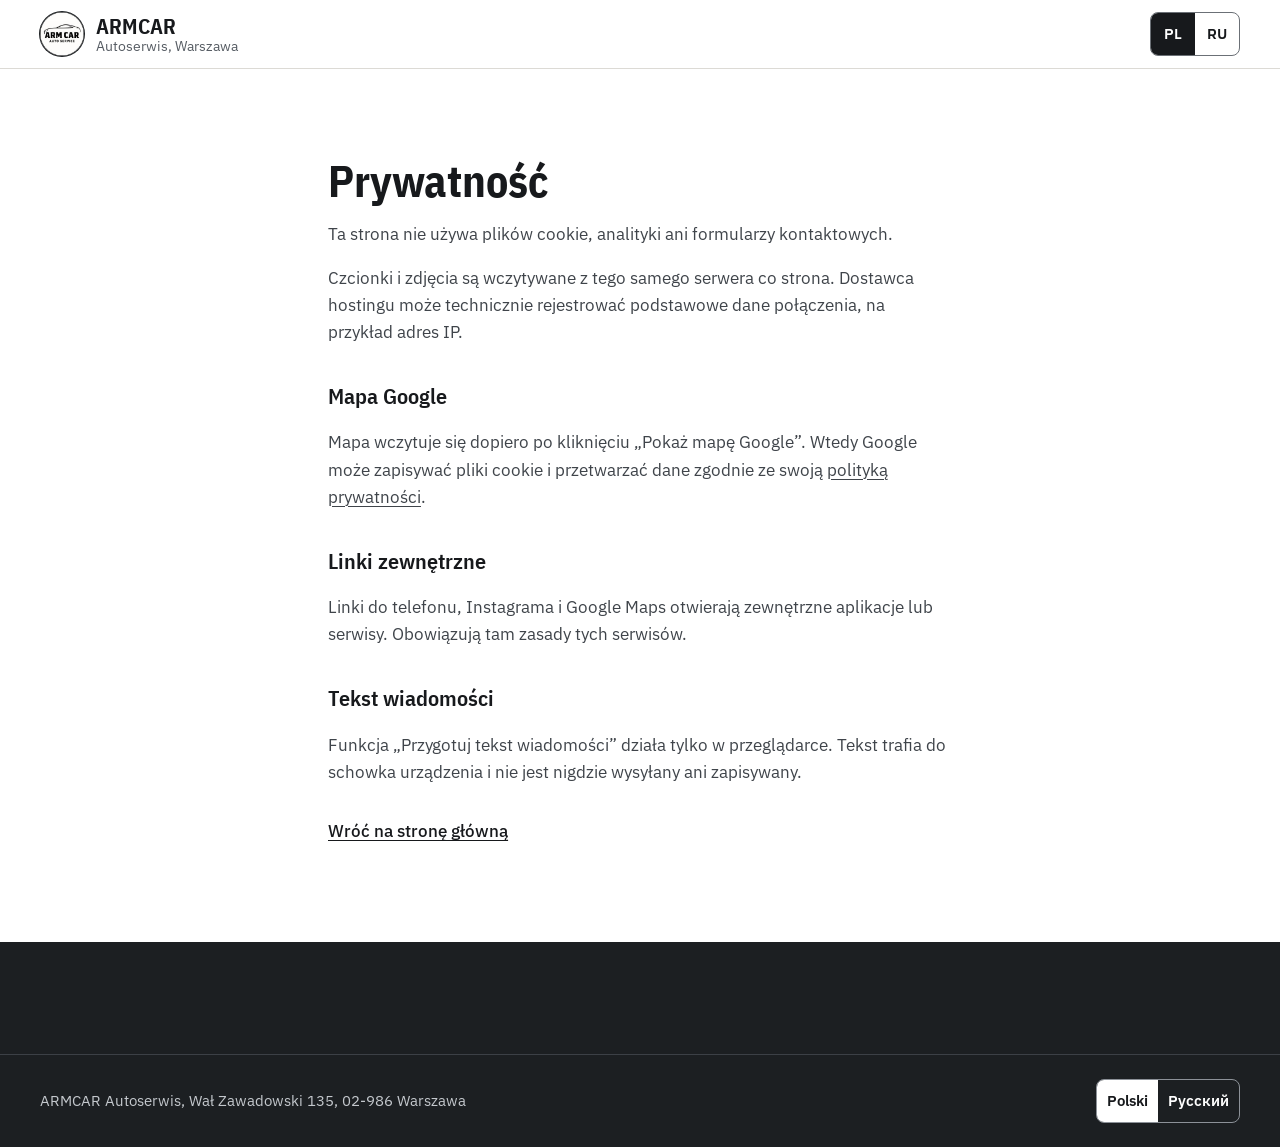
<file: prywatnosc.html>
<!doctype html>
<html lang="pl">
<head>
  <meta charset="utf-8">
  <meta name="viewport" content="width=device-width, initial-scale=1, viewport-fit=cover">
  <meta name="robots" content="noindex, follow">
  <title>Prywatność | ARMCAR Autoserwis</title>
  <meta name="description" content="Jak strona ARMCAR Autoserwis obchodzi się z danymi: bez plików cookie, analityki i formularzy.">
  <link rel="canonical" href="https://mrabets.github.io/armcar-autoserwis/prywatnosc.html">
  <link rel="alternate" hreflang="pl" href="https://mrabets.github.io/armcar-autoserwis/prywatnosc.html">
  <link rel="alternate" hreflang="ru" href="https://mrabets.github.io/armcar-autoserwis/ru/privacy.html">
  <link rel="alternate" hreflang="x-default" href="https://mrabets.github.io/armcar-autoserwis/prywatnosc.html">
  <meta property="og:url" content="https://mrabets.github.io/armcar-autoserwis/prywatnosc.html">
  <meta name="theme-color" content="#1c1f22">
  <link rel="icon" href="assets/img/logo.jpg" type="image/jpeg">
  <link rel="stylesheet" href="assets/css/fonts.css">
  <link rel="stylesheet" href="assets/css/styles.css">
</head>
<body>
  <a class="skip-link" href="#main">Przejdź do treści</a>

  <header class="site-header">
    <div class="container site-header__inner">
      <a class="brand" href="index.html" aria-label="ARMCAR Autoserwis, strona główna">
        <img class="brand__logo" src="assets/img/logo.jpg" width="150" height="150" alt="">
        <span class="brand__text">
          <span class="brand__name">ARMCAR</span>
          <span class="brand__sub">Autoserwis, Warszawa</span>
        </span>
      </a>
      <div class="site-header__actions">
        <div class="lang" role="group" aria-label="Język strony">
          <a href="prywatnosc.html" lang="pl" aria-current="page">PL</a>
          <a href="ru/privacy.html" lang="ru" hreflang="ru">RU</a>
        </div>
      </div>
    </div>
  </header>

  <main id="main" class="page">
    <div class="container prose">
      <h1>Prywatność</h1>
      <p>Ta strona nie używa plików cookie, analityki ani formularzy kontaktowych.</p>
      <p>Czcionki i zdjęcia są wczytywane z tego samego serwera co strona. Dostawca hostingu może technicznie rejestrować podstawowe dane połączenia, na przykład adres IP.</p>

      <h2>Mapa Google</h2>
      <p>Mapa wczytuje się dopiero po kliknięciu „Pokaż mapę Google”. Wtedy Google może zapisywać pliki cookie i przetwarzać dane zgodnie ze swoją <a href="https://policies.google.com/privacy?hl=pl" target="_blank" rel="noopener">polityką prywatności</a>.</p>

      <h2>Linki zewnętrzne</h2>
      <p>Linki do telefonu, Instagrama i Google Maps otwierają zewnętrzne aplikacje lub serwisy. Obowiązują tam zasady tych serwisów.</p>

      <h2>Tekst wiadomości</h2>
      <p>Funkcja „Przygotuj tekst wiadomości” działa tylko w przeglądarce. Tekst trafia do schowka urządzenia i nie jest nigdzie wysyłany ani zapisywany.</p>

      <a class="text-link" href="index.html">Wróć na stronę główną</a>
    </div>
  </main>

  <footer class="site-footer is-dark">
    <div class="container site-footer__bottom">
      <p>ARMCAR Autoserwis, Wał Zawadowski 135, 02-986 Warszawa</p>
      <div class="lang lang--dark" role="group" aria-label="Język strony">
        <a href="prywatnosc.html" lang="pl" aria-current="page">Polski</a>
        <a href="ru/privacy.html" lang="ru" hreflang="ru">Русский</a>
      </div>
    </div>
  </footer>
</body>
</html>
</file>
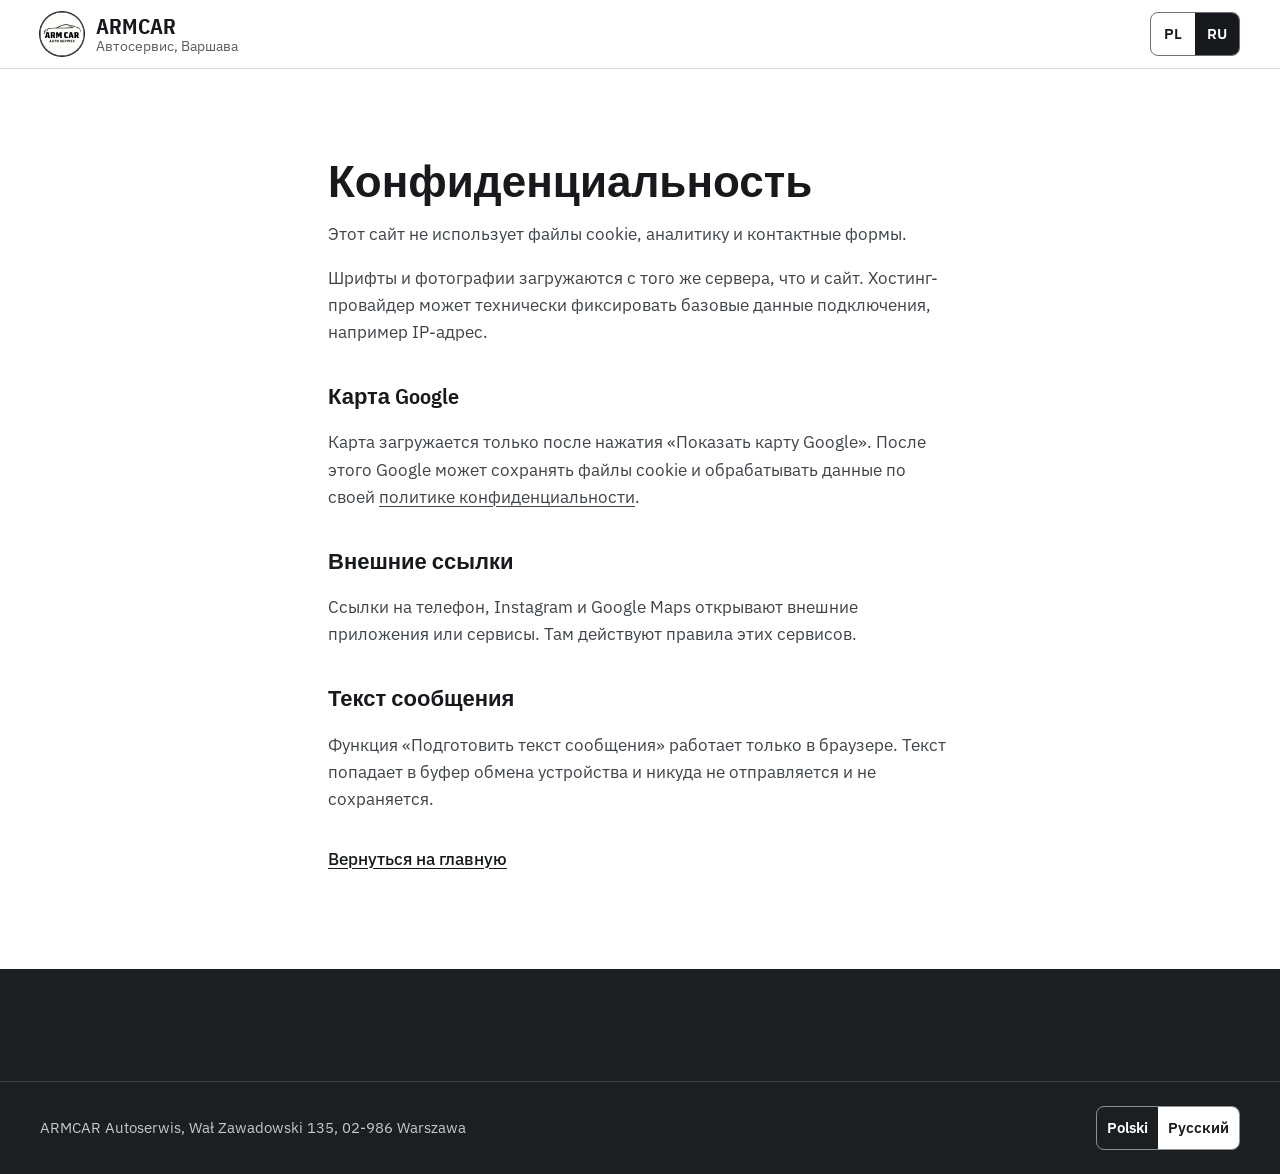
<file: ru/privacy.html>
<!doctype html>
<html lang="ru">
<head>
  <meta charset="utf-8">
  <meta name="viewport" content="width=device-width, initial-scale=1, viewport-fit=cover">
  <meta name="robots" content="noindex, follow">
  <title>Конфиденциальность | ARMCAR Autoserwis</title>
  <meta name="description" content="Как сайт ARMCAR Autoserwis работает с данными: без файлов cookie, аналитики и форм.">
  <link rel="canonical" href="https://mrabets.github.io/armcar-autoserwis/ru/privacy.html">
  <link rel="alternate" hreflang="pl" href="https://mrabets.github.io/armcar-autoserwis/prywatnosc.html">
  <link rel="alternate" hreflang="ru" href="https://mrabets.github.io/armcar-autoserwis/ru/privacy.html">
  <link rel="alternate" hreflang="x-default" href="https://mrabets.github.io/armcar-autoserwis/prywatnosc.html">
  <meta property="og:url" content="https://mrabets.github.io/armcar-autoserwis/ru/privacy.html">
  <meta name="theme-color" content="#1c1f22">
  <link rel="icon" href="../assets/img/logo.jpg" type="image/jpeg">
  <link rel="stylesheet" href="../assets/css/fonts.css">
  <link rel="stylesheet" href="../assets/css/styles.css">
</head>
<body>
  <a class="skip-link" href="#main">Перейти к содержанию</a>

  <header class="site-header">
    <div class="container site-header__inner">
      <a class="brand" href="index.html" aria-label="ARMCAR Autoserwis, главная страница">
        <img class="brand__logo" src="../assets/img/logo.jpg" width="150" height="150" alt="">
        <span class="brand__text">
          <span class="brand__name">ARMCAR</span>
          <span class="brand__sub">Автосервис, Варшава</span>
        </span>
      </a>
      <div class="site-header__actions">
        <div class="lang" role="group" aria-label="Язык сайта">
          <a href="../prywatnosc.html" lang="pl" hreflang="pl">PL</a>
          <a href="privacy.html" lang="ru" aria-current="page">RU</a>
        </div>
      </div>
    </div>
  </header>

  <main id="main" class="page">
    <div class="container prose">
      <h1>Конфиденциальность</h1>
      <p>Этот сайт не использует файлы cookie, аналитику и контактные формы.</p>
      <p>Шрифты и фотографии загружаются с того же сервера, что и сайт. Хостинг-провайдер может технически фиксировать базовые данные подключения, например IP-адрес.</p>

      <h2>Карта Google</h2>
      <p>Карта загружается только после нажатия «Показать карту Google». После этого Google может сохранять файлы cookie и обрабатывать данные по своей <a href="https://policies.google.com/privacy?hl=ru" target="_blank" rel="noopener">политике конфиденциальности</a>.</p>

      <h2>Внешние ссылки</h2>
      <p>Ссылки на телефон, Instagram и Google Maps открывают внешние приложения или сервисы. Там действуют правила этих сервисов.</p>

      <h2>Текст сообщения</h2>
      <p>Функция «Подготовить текст сообщения» работает только в браузере. Текст попадает в буфер обмена устройства и никуда не отправляется и не сохраняется.</p>

      <a class="text-link" href="index.html">Вернуться на главную</a>
    </div>
  </main>

  <footer class="site-footer is-dark">
    <div class="container site-footer__bottom">
      <p>ARMCAR Autoserwis, Wał Zawadowski 135, 02-986 Warszawa</p>
      <div class="lang lang--dark" role="group" aria-label="Язык сайта">
        <a href="../prywatnosc.html" lang="pl" hreflang="pl">Polski</a>
        <a href="privacy.html" lang="ru" aria-current="page">Русский</a>
      </div>
    </div>
  </footer>
</body>
</html>
</file>
<file: assets/css/fonts.css>
@font-face {
  font-family: 'IBM Plex Mono';
  font-style: normal;
  font-weight: 400;
  font-display: swap;
  src: url(../fonts/plex-1.woff2) format('woff2');
}
@font-face {
  font-family: 'IBM Plex Mono';
  font-style: normal;
  font-weight: 500;
  font-display: swap;
  src: url(../fonts/plex-2.woff2) format('woff2');
}
@font-face {
  font-family: 'IBM Plex Sans';
  font-style: normal;
  font-weight: 400;
  font-stretch: normal;
  font-display: swap;
  src: url(../fonts/plex-3.woff2) format('woff2');
}
@font-face {
  font-family: 'IBM Plex Sans';
  font-style: normal;
  font-weight: 500;
  font-stretch: normal;
  font-display: swap;
  src: url(../fonts/plex-4.woff2) format('woff2');
}
@font-face {
  font-family: 'IBM Plex Sans';
  font-style: normal;
  font-weight: 600;
  font-stretch: normal;
  font-display: swap;
  src: url(../fonts/plex-5.woff2) format('woff2');
}
@font-face {
  font-family: 'IBM Plex Sans Condensed';
  font-style: normal;
  font-weight: 500;
  font-display: swap;
  src: url(../fonts/plex-6.woff2) format('woff2');
}
@font-face {
  font-family: 'IBM Plex Sans Condensed';
  font-style: normal;
  font-weight: 600;
  font-display: swap;
  src: url(../fonts/plex-7.woff2) format('woff2');
}
@font-face {
  font-family: 'IBM Plex Sans Condensed';
  font-style: normal;
  font-weight: 700;
  font-display: swap;
  src: url(../fonts/plex-8.woff2) format('woff2');
}
</file>
<file: assets/css/styles.css>
:root {
  --ink: #17191c;
  --ink-soft: #3f444a;
  --muted: #565c63;
  --paper: #ffffff;
  --paper-tint: #f3f2ef;
  --paper-deep: #e6e4df;
  --line: #dcdad5;
  --line-strong: #6b7076;
  --graphite: #1c1f22;
  --graphite-raised: #26292e;
  --graphite-line: #3c4046;
  --on-dark: #ffffff;
  --on-dark-soft: #c4c8cd;
  --on-dark-border: #8c9198;
  --red: #d0202f;
  --red-hover: #b31b28;
  --red-active: #95161f;
  --focus: #17191c;
  --font-sans: "IBM Plex Sans", "Helvetica Neue", Arial, sans-serif;
  --font-cond: "IBM Plex Sans Condensed", "Arial Narrow", "Helvetica Neue", Arial, sans-serif;
  --container: 75rem;
  --gutter: clamp(1rem, 4vw, 2.5rem);
  --header-h: 4.25rem;
  --bar-h: 4.5rem;
  --radius: 8px;
  --radius-sm: 6px;
  --section-space: clamp(3.5rem, 7vw, 5.5rem);
}

*,
*::before,
*::after {
  box-sizing: border-box;
}

[hidden] {
  display: none !important;
}

html {
  -webkit-text-size-adjust: 100%;
  scroll-padding-top: calc(var(--header-h) + 1rem);
}

@media (prefers-reduced-motion: no-preference) {
  html {
    scroll-behavior: smooth;
  }
}

body {
  margin: 0;
  background: var(--paper);
  color: var(--ink);
  font-family: var(--font-sans);
  font-size: 1.0625rem;
  line-height: 1.6;
  overflow-wrap: break-word;
  -webkit-font-smoothing: antialiased;
}

h1,
h2,
h3,
h4,
p,
ul,
ol,
dl,
dd,
figure,
blockquote,
address {
  margin: 0;
}

ul,
ol {
  padding: 0;
}

address {
  font-style: normal;
}

img {
  display: block;
  max-width: 100%;
  height: auto;
}

a {
  color: inherit;
  text-decoration-thickness: 1px;
  text-underline-offset: 0.2em;
}

a:hover {
  text-decoration-thickness: 2px;
}

:focus-visible {
  outline: 3px solid var(--focus);
  outline-offset: 3px;
}

.is-dark {
  --focus: #ffffff;
  background: var(--graphite);
  color: var(--on-dark);
}

.sprite {
  position: absolute;
  width: 0;
  height: 0;
  overflow: hidden;
}

.icon {
  width: 1.25rem;
  height: 1.25rem;
  flex: none;
  fill: none;
  stroke: currentColor;
  stroke-width: 1.8;
  stroke-linecap: round;
  stroke-linejoin: round;
}

.visually-hidden {
  position: absolute;
  width: 1px;
  height: 1px;
  margin: -1px;
  padding: 0;
  overflow: hidden;
  clip: rect(0 0 0 0);
  white-space: nowrap;
  border: 0;
}

.nowrap {
  white-space: nowrap;
}

.skip-link {
  position: absolute;
  top: 0.5rem;
  left: 0.5rem;
  z-index: 100;
  padding: 0.75rem 1rem;
  border-radius: var(--radius);
  background: var(--ink);
  color: #fff;
  font-weight: 600;
  transform: translateY(-200%);
}

.skip-link:focus {
  transform: none;
  outline-color: var(--red);
}

.container {
  width: 100%;
  max-width: calc(var(--container) + 2 * var(--gutter));
  margin-inline: auto;
  padding-inline: var(--gutter);
}

.section {
  padding-block: var(--section-space);
}

.section--tint {
  background: var(--paper-tint);
}

.section-title {
  font-family: var(--font-cond);
  font-weight: 700;
  font-size: clamp(1.875rem, 1.35rem + 2vw, 2.75rem);
  line-height: 1.1;
  letter-spacing: -0.005em;
}

.section-head {
  display: grid;
  gap: 0.75rem 3rem;
  margin-bottom: 2.5rem;
}

.section-lead {
  max-width: 40rem;
  color: var(--ink-soft);
  font-size: 1.125rem;
}

@media (min-width: 900px) {
  .section-head {
    grid-template-columns: minmax(0, 4fr) minmax(0, 8fr);
    align-items: end;
  }
}

.button {
  display: inline-flex;
  flex-wrap: wrap;
  align-items: center;
  justify-content: center;
  gap: 0.25rem 0.625rem;
  min-height: 3rem;
  padding: 0.625rem 1.25rem;
  border: 2px solid transparent;
  border-radius: var(--radius);
  font: 600 1rem/1.25 var(--font-sans);
  text-align: center;
  text-decoration: none;
  cursor: pointer;
  transition: background-color 0.15s, border-color 0.15s, color 0.15s;
}

.button--large {
  min-height: 3.5rem;
  padding-inline: 1.5rem;
  font-size: 1.0625rem;
}

.button--primary {
  background: var(--red);
  color: #fff;
}

.button--primary:hover {
  background: var(--red-hover);
}

.button--primary:active {
  background: var(--red-active);
}

.button--secondary {
  border-color: var(--line-strong);
  background: transparent;
  color: var(--ink);
}

.button--secondary:hover {
  border-color: var(--ink);
  background: var(--paper);
}

.section--tint .button--secondary:hover {
  background: var(--paper);
}

.button--secondary:active {
  background: var(--paper-deep);
}

.is-dark .button--secondary {
  border-color: var(--on-dark-border);
  color: var(--on-dark);
}

.is-dark .button--secondary:hover {
  border-color: #fff;
  background: var(--graphite-raised);
}

.is-dark .button--secondary:active {
  background: #33373d;
}

.button__number {
  font-weight: 500;
}

.text-link {
  display: inline-flex;
  align-items: center;
  min-height: 2.75rem;
  font-weight: 500;
}

.text-button {
  display: inline-flex;
  align-items: center;
  gap: 0.5rem;
  min-height: 2.75rem;
  padding: 0;
  border: 0;
  background: none;
  color: var(--ink);
  font: 600 1rem/1.25 var(--font-sans);
  text-decoration: underline;
  text-decoration-thickness: 1px;
  text-underline-offset: 0.2em;
  cursor: pointer;
}

.text-button:hover {
  text-decoration-thickness: 2px;
}

.text-button:active {
  color: var(--ink-soft);
}

.site-header {
  position: sticky;
  top: 0;
  z-index: 40;
  background: var(--paper);
  border-bottom: 1px solid var(--line);
}

.site-header__inner {
  position: relative;
  display: flex;
  flex-wrap: wrap;
  align-items: center;
  gap: 0.5rem 1.5rem;
  min-height: var(--header-h);
}

.brand {
  display: inline-flex;
  align-items: center;
  gap: 0.75rem;
  min-height: 2.75rem;
  color: var(--ink);
  text-decoration: none;
}

.brand__logo {
  width: 2.75rem;
  height: 2.75rem;
  border-radius: 50%;
  box-shadow: 0 0 0 1px var(--graphite);
}

.brand__logo--large {
  width: 4rem;
  height: 4rem;
  box-shadow: none;
}

.brand__text {
  display: flex;
  flex-direction: column;
  line-height: 1.15;
}

.brand__name {
  font-family: var(--font-cond);
  font-weight: 700;
  font-size: 1.3125rem;
}

.brand__sub {
  color: var(--muted);
  font-size: 0.875rem;
}

.site-nav {
  margin-left: auto;
}

.site-nav__list {
  display: flex;
  flex-wrap: wrap;
  gap: 0.25rem;
  list-style: none;
}

.site-nav__link {
  display: flex;
  align-items: center;
  min-height: 2.75rem;
  padding: 0 0.875rem;
  border-radius: var(--radius-sm);
  color: var(--ink);
  font-weight: 500;
  text-decoration: none;
}

.site-nav__link:hover {
  background: var(--paper-tint);
  text-decoration: underline;
  text-decoration-color: var(--red);
  text-decoration-thickness: 2px;
}

.site-nav__link:active {
  background: var(--paper-deep);
}

.site-header__actions {
  display: flex;
  align-items: center;
  gap: 0.75rem;
}

.brand + .site-header__actions {
  margin-left: auto;
}

.site-header__call {
  min-height: 2.75rem;
  padding-inline: 1rem;
  flex-wrap: nowrap;
}

.site-header__number {
  display: none;
  font-weight: 500;
}

@media (min-width: 1180px) {
  .site-header__number {
    display: inline;
  }
}

.lang {
  display: flex;
  border: 1px solid var(--line-strong);
  border-radius: var(--radius);
}

.lang a {
  display: flex;
  align-items: center;
  justify-content: center;
  min-width: 2.75rem;
  min-height: 2.625rem;
  padding: 0 0.625rem;
  color: var(--ink);
  font-size: 0.9375rem;
  font-weight: 600;
  text-decoration: none;
}

.lang a:first-child {
  border-radius: calc(var(--radius) - 1px) 0 0 calc(var(--radius) - 1px);
}

.lang a:last-child {
  border-radius: 0 calc(var(--radius) - 1px) calc(var(--radius) - 1px) 0;
}

.lang a:hover {
  background: var(--paper-tint);
}

.lang a[aria-current] {
  background: var(--ink);
  color: #fff;
}

.lang a:focus-visible {
  outline-offset: 2px;
}

.lang--dark {
  border-color: var(--on-dark-border);
}

.lang--dark a {
  color: var(--on-dark);
}

.lang--dark a:hover {
  background: var(--graphite-raised);
}

.lang--dark a[aria-current] {
  background: #fff;
  color: var(--ink);
}

.menu-toggle {
  display: none;
  align-items: center;
  gap: 0.5rem;
  min-height: 2.75rem;
  padding: 0 0.875rem;
  border: 1px solid var(--line-strong);
  border-radius: var(--radius);
  background: var(--paper);
  color: var(--ink);
  font: 600 1rem/1 var(--font-sans);
  cursor: pointer;
}

.menu-toggle:hover {
  background: var(--paper-tint);
}

.menu-toggle:active {
  background: var(--paper-deep);
}

.menu-toggle__close,
.menu-toggle[aria-expanded="true"] .menu-toggle__open {
  display: none;
}

.menu-toggle[aria-expanded="true"] .menu-toggle__close {
  display: block;
}

@media (max-width: 999.98px) {
  .site-header__actions {
    margin-left: auto;
  }

  html:not(.js) .site-nav {
    order: 3;
    width: 100%;
    margin: 0 0 0.5rem -0.875rem;
  }

  .js .menu-toggle {
    display: inline-flex;
  }

  .js .site-nav {
    position: absolute;
    top: 100%;
    left: 0;
    right: 0;
    display: none;
    margin: 0;
    border-bottom: 1px solid var(--line);
    background: var(--paper);
    box-shadow: 0 16px 24px rgba(23, 25, 28, 0.12);
  }

  .js .site-header.is-menu-open .site-nav {
    display: block;
  }

  .js .site-nav__list {
    flex-direction: column;
    gap: 0;
    padding: 0.5rem var(--gutter) 1rem;
  }

  .js .site-nav__link {
    min-height: 3.25rem;
    padding: 0 0.5rem;
    border-bottom: 1px solid var(--line);
    border-radius: 0;
    font-size: 1.125rem;
  }
}

@media (max-width: 759.98px) {
  .site-header__call {
    display: none;
  }
}

@media (max-width: 599.98px) {
  .brand__sub {
    display: none;
  }
}

@media (max-width: 419.98px) {
  .brand__text {
    display: none;
  }
}

.hero {
  padding-block: clamp(2.5rem, 6vw, 4.5rem);
}

.hero__grid {
  display: grid;
  gap: 2.5rem 4rem;
  align-items: center;
}

.hero__kicker {
  margin-bottom: 1rem;
  color: var(--on-dark-soft);
  font-weight: 500;
}

.hero__title {
  max-width: 14ch;
  font-family: var(--font-cond);
  font-weight: 700;
  font-size: clamp(2.375rem, 1.5rem + 3.6vw, 4rem);
  line-height: 1.04;
  letter-spacing: -0.01em;
}

.hero__lead {
  max-width: 36rem;
  margin-top: 1.25rem;
  color: var(--on-dark-soft);
  font-size: clamp(1.0625rem, 1rem + 0.35vw, 1.25rem);
}

.hero__actions {
  display: flex;
  flex-wrap: wrap;
  gap: 0.75rem;
  margin-top: 2rem;
}

.hero__facts {
  display: grid;
  gap: 1.25rem 2rem;
  margin-top: 2.25rem;
  padding-top: 1.75rem;
  border-top: 1px solid var(--graphite-line);
  list-style: none;
}

.fact {
  display: flex;
  gap: 0.75rem;
  align-items: flex-start;
}

.fact__icon {
  margin-top: 0.15rem;
}

.fact__title {
  display: block;
  font-weight: 600;
}

.fact__text {
  display: block;
  color: var(--on-dark-soft);
}

.fact__text a {
  color: var(--on-dark);
}

.hero__media {
  width: 100%;
  max-width: 34rem;
}

.hero__photo {
  width: 100%;
  aspect-ratio: 4 / 3;
  object-fit: cover;
  object-position: 50% 50%;
  border-radius: var(--radius);
  background: var(--graphite-raised);
}

.hero__caption {
  margin-top: 0.75rem;
  color: var(--on-dark-soft);
  font-size: 0.9375rem;
}

@media (min-width: 600px) {
  .hero__facts {
    grid-template-columns: repeat(2, minmax(0, 1fr));
  }
}

@media (min-width: 900px) {
  .hero__grid {
    grid-template-columns: minmax(0, 1.15fr) minmax(0, 1fr);
  }

  .hero__media {
    justify-self: end;
  }
}

@media (max-width: 899.98px) {
  .hero__media {
    max-width: 30rem;
  }
}

.trust {
  border-bottom: 1px solid var(--line);
  background: var(--paper);
}

.trust__grid {
  display: grid;
}

.trust__item {
  display: flex;
  gap: 0.875rem;
  align-items: flex-start;
  padding-block: 1.25rem;
}

.trust__item + .trust__item {
  border-top: 1px solid var(--line);
}

.trust__icon {
  width: 1.75rem;
  height: 1.75rem;
}

.trust__icon--star {
  fill: var(--red);
  stroke: var(--red);
}

.trust__title {
  font-weight: 600;
}

.trust__text {
  color: var(--muted);
  font-size: 0.9375rem;
}

.trust__text a {
  color: var(--ink);
  font-weight: 500;
}

.trust__date {
  font-size: 0.875rem;
}

@media (min-width: 760px) {
  .trust__grid {
    grid-template-columns: repeat(3, minmax(0, 1fr));
  }

  .trust__item {
    padding: 1.5rem 1.5rem 1.5rem 0;
  }

  .trust__item + .trust__item {
    padding-left: 1.5rem;
    border-top: 0;
    border-left: 1px solid var(--line);
  }
}

.services {
  display: grid;
  gap: 2.5rem 2.5rem;
}

.service {
  padding-top: 1.25rem;
  border-top: 3px solid var(--ink);
}

.service__title {
  margin-bottom: 0.5rem;
  font-family: var(--font-cond);
  font-weight: 600;
  font-size: 1.375rem;
  line-height: 1.2;
}

.service__list {
  list-style: none;
}

.service__list li {
  padding-block: 0.5rem;
  border-bottom: 1px solid var(--line);
}

.services__note {
  max-width: 48rem;
  margin-top: 2.5rem;
  color: var(--ink-soft);
}

@media (min-width: 600px) {
  .services {
    grid-template-columns: repeat(2, minmax(0, 1fr));
  }
}

@media (min-width: 1000px) {
  .services {
    grid-template-columns: repeat(3, minmax(0, 1fr));
  }
}

.feature__grid {
  display: grid;
  gap: 2.5rem 4rem;
  align-items: start;
}

.feature__kicker {
  margin-bottom: 0.75rem;
  color: var(--on-dark-soft);
  font-weight: 500;
}

.feature__text {
  max-width: 38rem;
  margin-top: 1.25rem;
  color: var(--on-dark-soft);
  font-size: 1.125rem;
}

.feature__actions {
  display: flex;
  flex-wrap: wrap;
  align-items: center;
  gap: 0.75rem 1.5rem;
  margin-top: 2rem;
}

.feature__panel {
  padding: clamp(1.5rem, 3vw, 2rem);
  border: 1px solid var(--graphite-line);
  border-radius: var(--radius);
  background: var(--graphite-raised);
}

.feature__panel-title {
  font-family: var(--font-cond);
  font-weight: 600;
  font-size: 1.375rem;
}

.feature__list {
  margin-top: 0.75rem;
  list-style: none;
}

.feature__list li {
  display: flex;
  align-items: center;
  gap: 0.75rem;
  padding-block: 0.75rem;
  border-bottom: 1px solid var(--graphite-line);
  font-size: 1.125rem;
  font-weight: 500;
}

.feature__list li::before {
  content: "";
  width: 0.5rem;
  height: 0.5rem;
  flex: none;
  border-radius: 2px;
  background: var(--red);
}

.feature__panel-note {
  margin-top: 1.25rem;
  color: var(--on-dark-soft);
}

@media (min-width: 900px) {
  .feature__grid {
    grid-template-columns: minmax(0, 7fr) minmax(0, 5fr);
  }
}

.about {
  display: grid;
  gap: 2.5rem 4rem;
}

.about__intro p {
  max-width: 34rem;
  margin-top: 1.25rem;
  color: var(--ink-soft);
  font-size: 1.125rem;
}

.about__subtitle {
  font-family: var(--font-cond);
  font-weight: 600;
  font-size: 1.375rem;
}

.steps {
  margin-top: 0.75rem;
  list-style: none;
  counter-reset: step;
}

.step {
  position: relative;
  padding: 1.25rem 0 1.25rem 3.25rem;
  border-top: 1px solid var(--line);
  counter-increment: step;
}

.step:last-child {
  border-bottom: 1px solid var(--line);
}

.step::before {
  content: counter(step);
  position: absolute;
  top: 1.25rem;
  left: 0;
  display: flex;
  align-items: center;
  justify-content: center;
  width: 2rem;
  height: 2rem;
  border: 2px solid var(--ink);
  border-radius: 50%;
  font-size: 0.9375rem;
  font-weight: 600;
  line-height: 1;
}

.step__title {
  font-size: 1.0625rem;
  font-weight: 600;
}

.step p {
  margin-top: 0.25rem;
  color: var(--ink-soft);
}

@media (min-width: 900px) {
  .about {
    grid-template-columns: minmax(0, 5fr) minmax(0, 7fr);
  }
}

.gallery {
  display: grid;
  grid-template-columns: repeat(2, minmax(0, 1fr));
  gap: 1.5rem 1rem;
  margin-top: clamp(2.5rem, 5vw, 3.5rem);
}

.gallery__item--repair {
  grid-column: 1 / -1;
}

.gallery__img {
  width: 100%;
  object-fit: cover;
  border-radius: var(--radius);
  background: var(--paper-deep);
}

.gallery__item--workshop .gallery__img {
  aspect-ratio: 3 / 4;
  object-position: 50% 50%;
}

.gallery__item--bodywork .gallery__img {
  aspect-ratio: 3 / 4;
}

.gallery__item--repair .gallery__img {
  aspect-ratio: 773 / 580;
}

.gallery__caption {
  margin-top: 0.625rem;
  color: var(--ink-soft);
  font-size: 0.9375rem;
}

.gallery__zoom {
  display: block;
  width: 100%;
  padding: 0;
  border: 0;
  border-radius: var(--radius);
  background: none;
  cursor: zoom-in;
}

.gallery__zoom:hover .gallery__img {
  filter: brightness(0.9);
}

.gallery__zoom:active .gallery__img {
  filter: brightness(0.8);
}

.gallery__source {
  margin-top: 1.25rem;
  color: var(--muted);
  font-size: 0.875rem;
}

@media (min-width: 760px) {
  .gallery {
    grid-template-columns: minmax(0, 0.9fr) minmax(0, 0.75fr) minmax(0, 1.333fr);
    align-items: start;
  }

  .gallery__item--repair {
    grid-column: auto;
  }

  .gallery__item--workshop .gallery__img {
    aspect-ratio: 9 / 10;
  }

  .gallery__item--bodywork .gallery__img {
    aspect-ratio: 609 / 812;
  }
}

.reviews {
  display: grid;
  gap: 2.5rem 4rem;
}

.rating {
  display: flex;
  align-items: baseline;
  gap: 0.375rem;
  margin-top: 1.5rem;
}

.rating__value {
  font-family: var(--font-cond);
  font-weight: 700;
  font-size: 4.5rem;
  line-height: 1;
}

.rating__scale {
  font-size: 1.25rem;
  font-weight: 500;
}

.rating__count {
  margin: 0.5rem 0 1.5rem;
  font-weight: 500;
}

.rating__date {
  display: block;
  color: var(--muted);
  font-size: 0.875rem;
  font-weight: 400;
}

.reviews__list {
  display: grid;
  gap: 1.75rem;
  align-content: start;
}

.quote {
  padding-left: 1.25rem;
  border-left: 3px solid var(--red);
}

.quote__text {
  font-family: var(--font-cond);
  font-weight: 600;
  font-size: clamp(1.3125rem, 1.15rem + 0.6vw, 1.625rem);
  line-height: 1.3;
}

.quote__author {
  margin-top: 0.5rem;
  color: var(--muted);
  font-size: 0.9375rem;
}

.reviews__note {
  color: var(--muted);
  font-size: 0.875rem;
}

@media (min-width: 900px) {
  .reviews {
    grid-template-columns: minmax(0, 4fr) minmax(0, 8fr);
  }
}

.faq {
  display: grid;
  gap: 2rem 4rem;
}

.faq__list {
  border-top: 1px solid var(--line);
}

.faq__item {
  border-bottom: 1px solid var(--line);
}

.faq__question {
  display: flex;
  align-items: center;
  justify-content: space-between;
  gap: 1rem;
  min-height: 3.5rem;
  padding-block: 0.875rem;
  font-size: 1.125rem;
  font-weight: 600;
  list-style: none;
  cursor: pointer;
}

.faq__question::-webkit-details-marker {
  display: none;
}

.faq__question:hover {
  text-decoration: underline;
  text-decoration-thickness: 1px;
  text-underline-offset: 0.2em;
}

.faq__icon {
  transition: transform 0.15s;
}

.faq__item[open] .faq__icon {
  transform: rotate(180deg);
}

.faq__answer {
  max-width: 44rem;
  padding-bottom: 1.25rem;
  color: var(--ink-soft);
}

@media (min-width: 900px) {
  .faq {
    grid-template-columns: minmax(0, 4fr) minmax(0, 8fr);
  }
}

.contact {
  display: grid;
  gap: 2.5rem 4rem;
}

.contact__address {
  margin-top: 1.5rem;
  font-size: 1.125rem;
}

.contact__phone {
  margin-top: 1rem;
  font-family: var(--font-cond);
  font-weight: 700;
  font-size: clamp(1.75rem, 1.4rem + 1.2vw, 2.25rem);
  line-height: 1.2;
}

.contact__phone a {
  text-decoration: none;
}

.contact__phone a:hover {
  text-decoration: underline;
  text-decoration-thickness: 2px;
}

.contact__instagram {
  margin-top: 0.25rem;
}

.contact__actions {
  display: flex;
  flex-wrap: wrap;
  gap: 0.75rem;
  margin-top: 1.75rem;
}

.contact__info .text-button {
  margin-top: 0.75rem;
}

.hours {
  width: 100%;
  max-width: 26rem;
  margin-top: 2rem;
  border-collapse: collapse;
  font-variant-numeric: tabular-nums;
}

.hours__caption {
  margin-bottom: 0.5rem;
  font-family: var(--font-cond);
  font-weight: 600;
  font-size: 1.375rem;
  text-align: left;
}

.hours th,
.hours td {
  padding: 0.5rem 0;
  border-bottom: 1px solid var(--line);
}

.hours th {
  font-weight: 400;
  text-align: left;
}

.hours td {
  font-weight: 600;
  text-align: right;
}

.hours__closed th,
.hours__closed td {
  color: var(--muted);
}

.hours__closed td {
  font-weight: 400;
}

.contact__map {
  display: flex;
  flex-direction: column;
}

.map {
  position: relative;
  display: flex;
  flex: 1;
  min-height: 22rem;
  overflow: hidden;
  border: 1px solid var(--line);
  border-radius: var(--radius);
  background: var(--paper-deep);
}

.map:focus-visible {
  outline-offset: 2px;
}

.map__placeholder {
  display: flex;
  flex: 1;
  flex-direction: column;
  align-items: center;
  justify-content: center;
  gap: 1rem;
  padding: 2rem 1.5rem;
  text-align: center;
}

.map__icon {
  width: 2.5rem;
  height: 2.5rem;
  color: var(--red);
}

.map__address {
  font-size: 1.125rem;
  font-weight: 600;
}

.map__note {
  max-width: 24rem;
  color: var(--muted);
  font-size: 0.9375rem;
}

.map__frame {
  position: absolute;
  inset: 0;
  width: 100%;
  height: 100%;
  border: 0;
}

.map__links {
  margin-top: 0.5rem;
}

.map__links a {
  display: inline-flex;
  align-items: center;
  min-height: 2.75rem;
  font-weight: 500;
}

@media (min-width: 900px) {
  .contact {
    grid-template-columns: minmax(0, 5fr) minmax(0, 7fr);
  }

  .map {
    min-height: 30rem;
  }
}

.site-footer {
  padding-top: clamp(3rem, 6vw, 4.5rem);
  font-size: 0.9375rem;
}

.site-footer__grid {
  display: grid;
  gap: 2rem 3rem;
}

.site-footer__brand p {
  margin-top: 1rem;
  color: var(--on-dark-soft);
}

.site-footer__heading {
  margin-bottom: 0.75rem;
  font-family: var(--font-cond);
  font-weight: 600;
  font-size: 1.125rem;
}

.site-footer__address,
.site-footer__grid p {
  color: var(--on-dark-soft);
  line-height: 1.8;
}

.site-footer__address a {
  color: var(--on-dark);
}

.site-footer__links {
  list-style: none;
}

.site-footer__links a {
  display: inline-flex;
  align-items: center;
  min-height: 2.25rem;
  color: var(--on-dark);
}

.site-footer__bottom {
  display: flex;
  flex-wrap: wrap;
  align-items: center;
  justify-content: space-between;
  gap: 1rem;
  margin-top: 2.5rem;
  padding-block: 1.5rem;
  border-top: 1px solid var(--graphite-line);
  color: var(--on-dark-soft);
}

@media (min-width: 600px) {
  .site-footer__grid {
    grid-template-columns: repeat(2, minmax(0, 1fr));
  }
}

@media (min-width: 1000px) {
  .site-footer__grid {
    grid-template-columns: minmax(0, 1.4fr) repeat(3, minmax(0, 1fr));
  }
}

.action-bar {
  display: none;
}

@media (max-width: 759.98px) {
  body {
    padding-bottom: calc(var(--bar-h) + env(safe-area-inset-bottom));
  }

  .action-bar {
    position: fixed;
    right: 0;
    bottom: 0;
    left: 0;
    z-index: 30;
    display: grid;
    grid-template-columns: 1.4fr 1fr 1fr;
    gap: 0.5rem;
    padding: 0.5rem var(--gutter) calc(0.5rem + env(safe-area-inset-bottom));
    border-top: 1px solid var(--line);
    background: var(--paper);
  }

  .action-bar__link {
    display: flex;
    flex-direction: column;
    align-items: center;
    justify-content: center;
    gap: 0.125rem;
    min-height: 3.5rem;
    min-width: 0;
    padding: 0.25rem;
    border: 1px solid var(--line-strong);
    border-radius: var(--radius);
    color: var(--ink);
    font-size: 0.875rem;
    font-weight: 600;
    line-height: 1.2;
    text-decoration: none;
  }

  .action-bar__link:active {
    background: var(--paper-deep);
  }

  .action-bar__link--primary {
    border-color: var(--red);
    background: var(--red);
    color: #fff;
  }

  .action-bar__link--primary:active {
    background: var(--red-active);
  }
}

.dialog {
  width: min(100vw - 2rem, 36rem);
  max-width: none;
  max-height: calc(100vh - 2rem);
  padding: 0;
  border: 0;
  border-radius: var(--radius);
  background: var(--paper);
  color: var(--ink);
  box-shadow: 0 24px 48px rgba(0, 0, 0, 0.3);
}

.dialog::backdrop {
  background: rgba(12, 14, 16, 0.82);
}

.dialog__bar {
  display: flex;
  align-items: center;
  justify-content: space-between;
  gap: 1rem;
  padding: 0.75rem 0.75rem 0.75rem 1.25rem;
  border-bottom: 1px solid var(--line);
}

.dialog__title {
  font-family: var(--font-cond);
  font-weight: 600;
  font-size: 1.25rem;
  line-height: 1.2;
}

.dialog__close {
  display: inline-flex;
  align-items: center;
  gap: 0.375rem;
  min-height: 2.75rem;
  padding: 0 0.75rem;
  border: 1px solid var(--line-strong);
  border-radius: var(--radius);
  background: transparent;
  color: inherit;
  font: 600 0.9375rem/1 var(--font-sans);
  cursor: pointer;
}

.dialog__close:hover {
  background: var(--paper-tint);
}

.dialog__close:active {
  background: var(--paper-deep);
}

.lightbox {
  --focus: #ffffff;
  width: min(100vw - 2rem, 64rem);
  background: var(--graphite);
  color: var(--on-dark);
}

.lightbox .dialog__bar {
  border-color: var(--graphite-line);
}

.lightbox .dialog__close {
  border-color: var(--on-dark-border);
}

.lightbox .dialog__close:hover {
  background: var(--graphite-raised);
}

.lightbox .dialog__close:active {
  background: #33373d;
}

.lightbox__img {
  width: auto;
  max-width: 100%;
  max-height: calc(100vh - 7rem);
  margin-inline: auto;
}


.message__body {
  padding: 1.25rem;
}

.message__hint {
  color: var(--ink-soft);
}

.message__label {
  display: block;
  margin-top: 1rem;
  font-weight: 600;
}

.message__field {
  display: block;
  width: 100%;
  margin-top: 0.375rem;
  padding: 0.75rem;
  border: 1px solid var(--line-strong);
  border-radius: var(--radius-sm);
  background: var(--paper);
  color: var(--ink);
  font: 400 1rem/1.5 var(--font-sans);
  resize: vertical;
}

.message__field:focus-visible {
  outline-offset: 1px;
}

.message__actions {
  display: flex;
  flex-wrap: wrap;
  gap: 0.75rem;
  margin-top: 1rem;
}

.message__status {
  min-height: 1.5rem;
  margin-top: 0.75rem;
  font-size: 0.9375rem;
}

.page {
  padding-block: var(--section-space);
}

.prose {
  max-width: 44rem;
}

.prose h1 {
  font-family: var(--font-cond);
  font-weight: 700;
  font-size: clamp(2rem, 1.5rem + 2vw, 2.75rem);
  line-height: 1.1;
}

.prose h2 {
  margin-top: 2rem;
  font-family: var(--font-cond);
  font-weight: 600;
  font-size: 1.375rem;
}

.prose p {
  margin-top: 1rem;
  color: var(--ink-soft);
}

.prose .text-link {
  margin-top: 1.5rem;
}

@media (prefers-reduced-motion: reduce) {
  *,
  *::before,
  *::after {
    transition: none !important;
  }
}

@media print {
  .site-header,
  .action-bar,
  .map,
  .hero__actions,
  .contact__actions {
    display: none !important;
  }

  body {
    padding: 0;
  }
}
</file>
